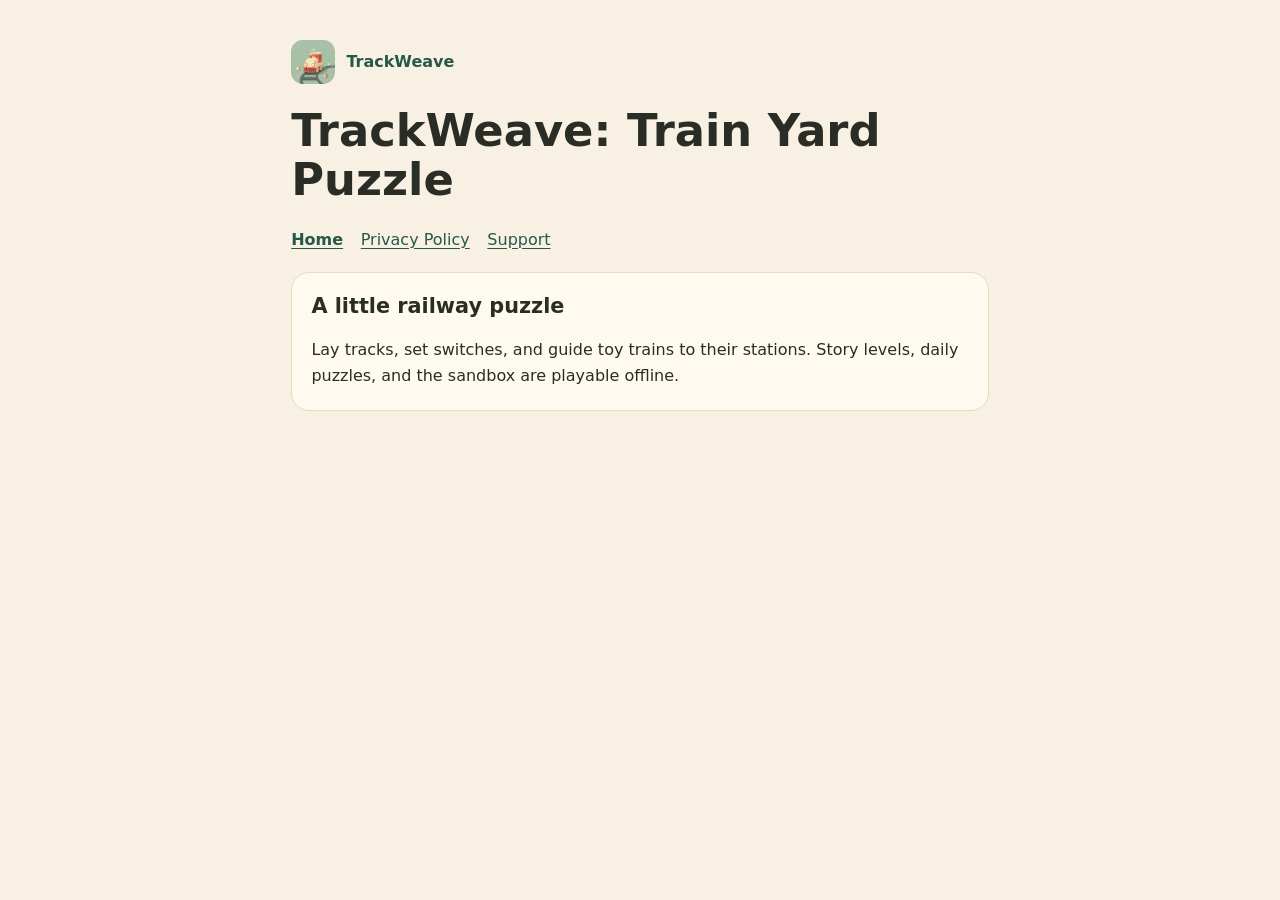
<file: index.html>
<!doctype html>
<html lang="en">
<head>
  <meta charset="utf-8">
  <meta name="viewport" content="width=device-width, initial-scale=1">
  <meta name="description" content="Learn about TrackWeave and find its privacy policy and player support.">
  <title>TrackWeave: Train Yard Puzzle</title>
  <link rel="stylesheet" href="style.css">
</head>
<body>
  <header>
    <a class="brand" href="index.html"><img src="logo.png" width="44" height="44" alt="">TrackWeave</a>
    <h1>TrackWeave: Train Yard Puzzle</h1>
    <nav aria-label="Site navigation">
      <a href="index.html" aria-current="page">Home</a>
      <a href="privacy.html">Privacy Policy</a>
      <a href="support.html">Support</a>
    </nav>
  </header>
  <main>
    <section>
      <h2>A little railway puzzle</h2>
      <p>Lay tracks, set switches, and guide toy trains to their stations. Story levels, daily puzzles, and the sandbox are playable offline.</p>
    </section>
  </main>
</body>
</html>
</file>
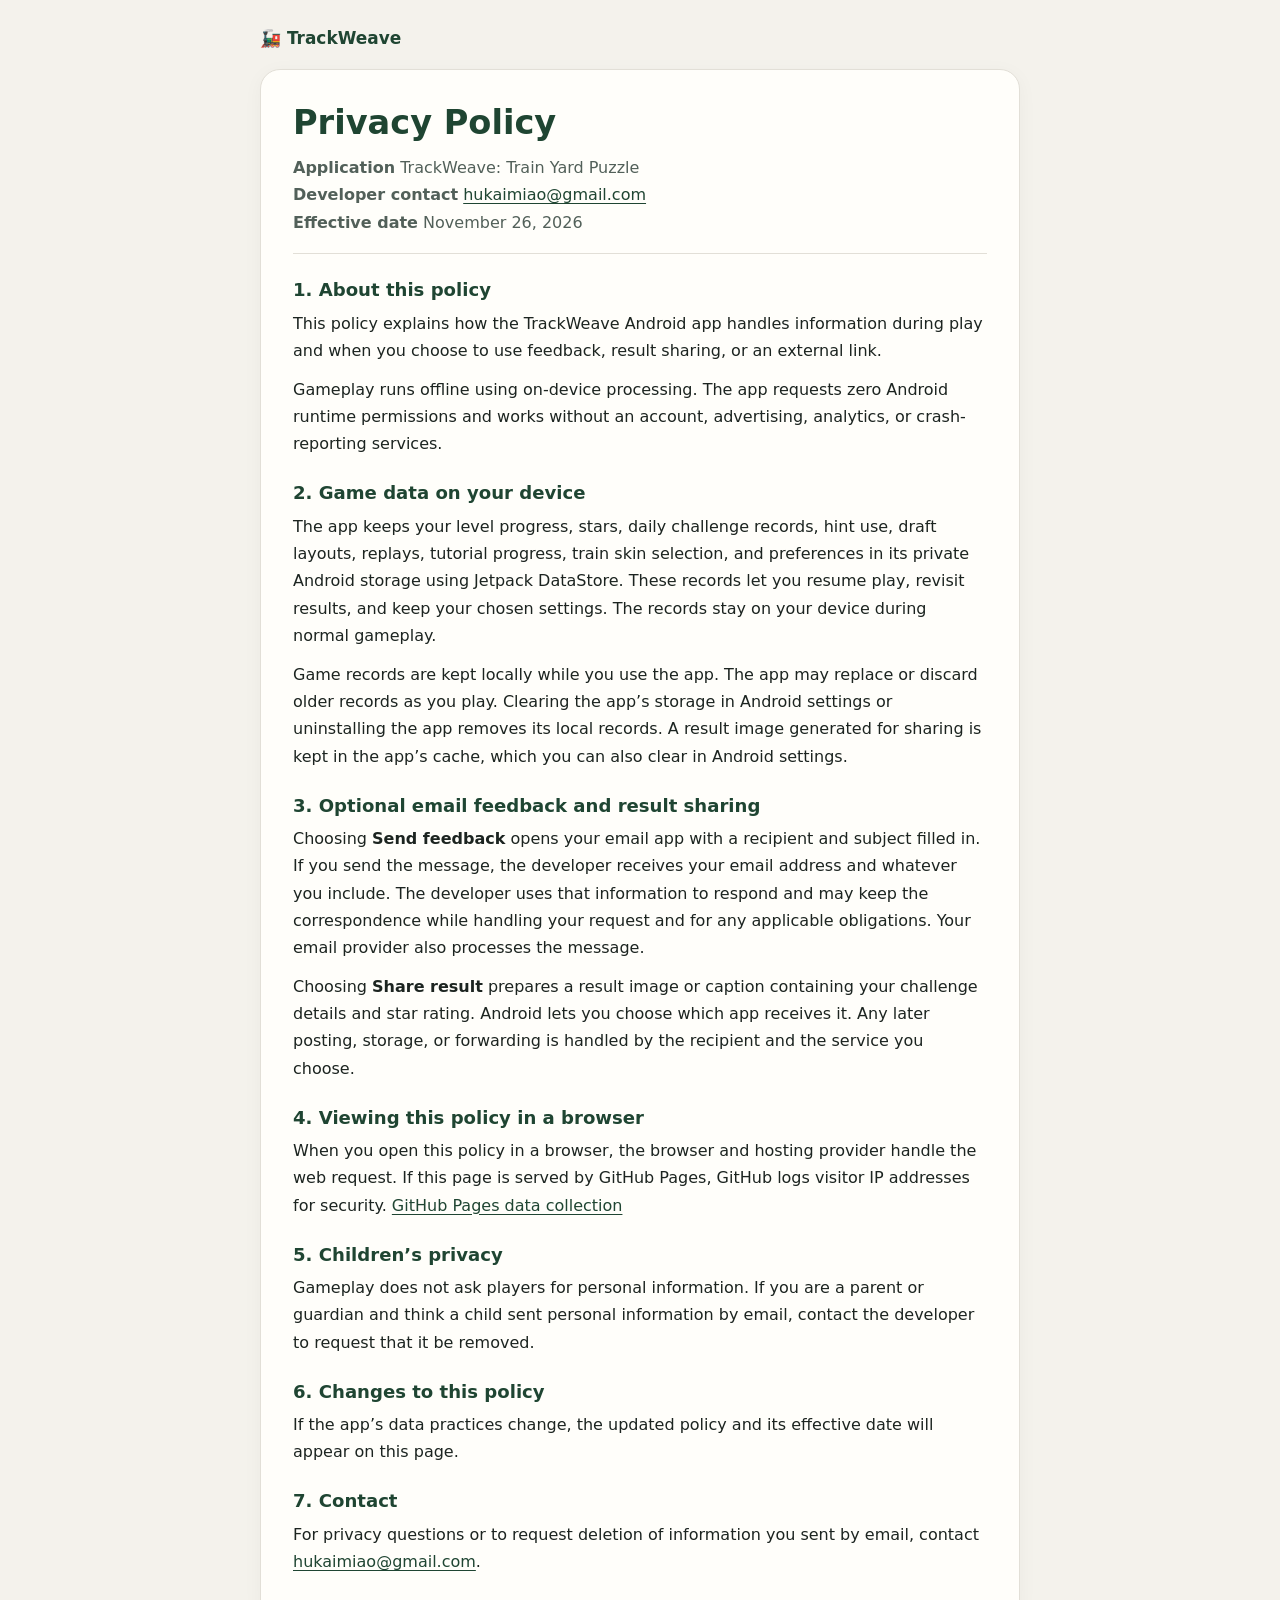
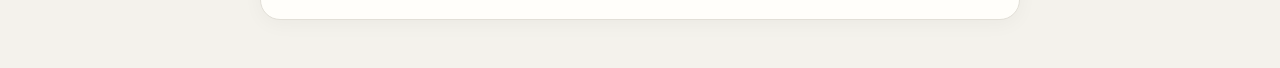
<file: privacy.html>
<!doctype html>
<html lang="en">
<head>
  <meta charset="utf-8">
  <meta name="viewport" content="width=device-width, initial-scale=1">
  <meta name="description" content="Privacy policy for the TrackWeave: Train Yard Puzzle Android app.">
  <title>Privacy Policy · TrackWeave: Train Yard Puzzle</title>
  <style>
    :root {
      color-scheme: light dark;
      --background: #f4f2ec;
      --card: #fffefa;
      --primary: #1f4532;
      --soft: #e3ede7;
      --ink: #1c2420;
      --muted: #526059;
      --border: #e2dfd7;
      background: var(--background);
      color: var(--ink);
    }
    * { box-sizing: border-box; }
    body { margin: 0; font: 1rem/1.7 system-ui, sans-serif; }
    .container { width: min(100% - 2rem, 47.5rem); margin: 1.5rem auto 3rem; }
    .top-bar { margin-bottom: 1rem; }
    .brand { color: var(--primary); font-size: 1.06rem; font-weight: 750; }
    a:focus-visible { outline: 2px solid var(--primary); outline-offset: 3px; }
    .card {
      padding: clamp(1.125rem, 4vw, 2rem);
      border: 1px solid var(--border);
      border-radius: 1.25rem;
      background: var(--card);
      box-shadow: 0 4px 20px #1c24200a;
    }
    h1, h2 { color: var(--primary); line-height: 1.25; }
    h1 { margin: 0 0 .65rem; font-size: clamp(1.7rem, 5vw, 2.1rem); }
    h2 { margin: 1.55rem 0 .5rem; font-size: 1.13rem; }
    p { margin: 0 0 .75rem; }
    .meta { margin-bottom: 1.4rem; padding-bottom: 1.1rem; color: var(--muted); border-bottom: 1px solid var(--border); }
    a { color: var(--primary); text-underline-offset: .16em; overflow-wrap: anywhere; }
    @media (prefers-color-scheme: dark) {
      :root {
        --background: #151d1a;
        --card: #1d2924;
        --primary: #bfe0cc;
        --soft: #2c4037;
        --ink: #f1f5ef;
        --muted: #bdcbc3;
        --border: #394c43;
      }
    }
  </style>
</head>
<body>
  <div class="container">
    <header class="top-bar">
      <div class="brand"><span aria-hidden="true">🚂</span> TrackWeave</div>
    </header>
    <main>
      <article class="card" id="policy-en" lang="en" aria-labelledby="title-en">
        <h1 id="title-en">Privacy Policy</h1>
        <p class="meta">
          <strong>Application</strong> TrackWeave: Train Yard Puzzle<br>
          <strong>Developer contact</strong> <a href="mailto:hukaimiao@gmail.com">hukaimiao@gmail.com</a><br>
          <strong>Effective date</strong> <time datetime="2026-11-26">November 26, 2026</time>
        </p>

        <h2>1. About this policy</h2>
        <p>This policy explains how the TrackWeave Android app handles information during play and when you choose to use feedback, result sharing, or an external link.</p>
        <p>Gameplay runs offline using on-device processing. The app requests zero Android runtime permissions and works without an account, advertising, analytics, or crash-reporting services.</p>

        <h2>2. Game data on your device</h2>
        <p>The app keeps your level progress, stars, daily challenge records, hint use, draft layouts, replays, tutorial progress, train skin selection, and preferences in its private Android storage using Jetpack DataStore. These records let you resume play, revisit results, and keep your chosen settings. The records stay on your device during normal gameplay.</p>
        <p>Game records are kept locally while you use the app. The app may replace or discard older records as you play. Clearing the app’s storage in Android settings or uninstalling the app removes its local records. A result image generated for sharing is kept in the app’s cache, which you can also clear in Android settings.</p>

        <h2>3. Optional email feedback and result sharing</h2>
        <p>Choosing <strong>Send feedback</strong> opens your email app with a recipient and subject filled in. If you send the message, the developer receives your email address and whatever you include. The developer uses that information to respond and may keep the correspondence while handling your request and for any applicable obligations. Your email provider also processes the message.</p>
        <p>Choosing <strong>Share result</strong> prepares a result image or caption containing your challenge details and star rating. Android lets you choose which app receives it. Any later posting, storage, or forwarding is handled by the recipient and the service you choose.</p>

        <h2>4. Viewing this policy in a browser</h2>
        <p>When you open this policy in a browser, the browser and hosting provider handle the web request. If this page is served by GitHub Pages, GitHub logs visitor IP addresses for security. <a href="https://docs.github.com/en/pages/getting-started-with-github-pages/what-is-github-pages#data-collection">GitHub Pages data collection</a></p>

        <h2>5. Children’s privacy</h2>
        <p>Gameplay does not ask players for personal information. If you are a parent or guardian and think a child sent personal information by email, contact the developer to request that it be removed.</p>

        <h2>6. Changes to this policy</h2>
        <p>If the app’s data practices change, the updated policy and its effective date will appear on this page.</p>

        <h2>7. Contact</h2>
        <p>For privacy questions or to request deletion of information you sent by email, contact <a href="mailto:hukaimiao@gmail.com">hukaimiao@gmail.com</a>.</p>
      </article>

    </main>
  </div>
</body>
</html>
</file>
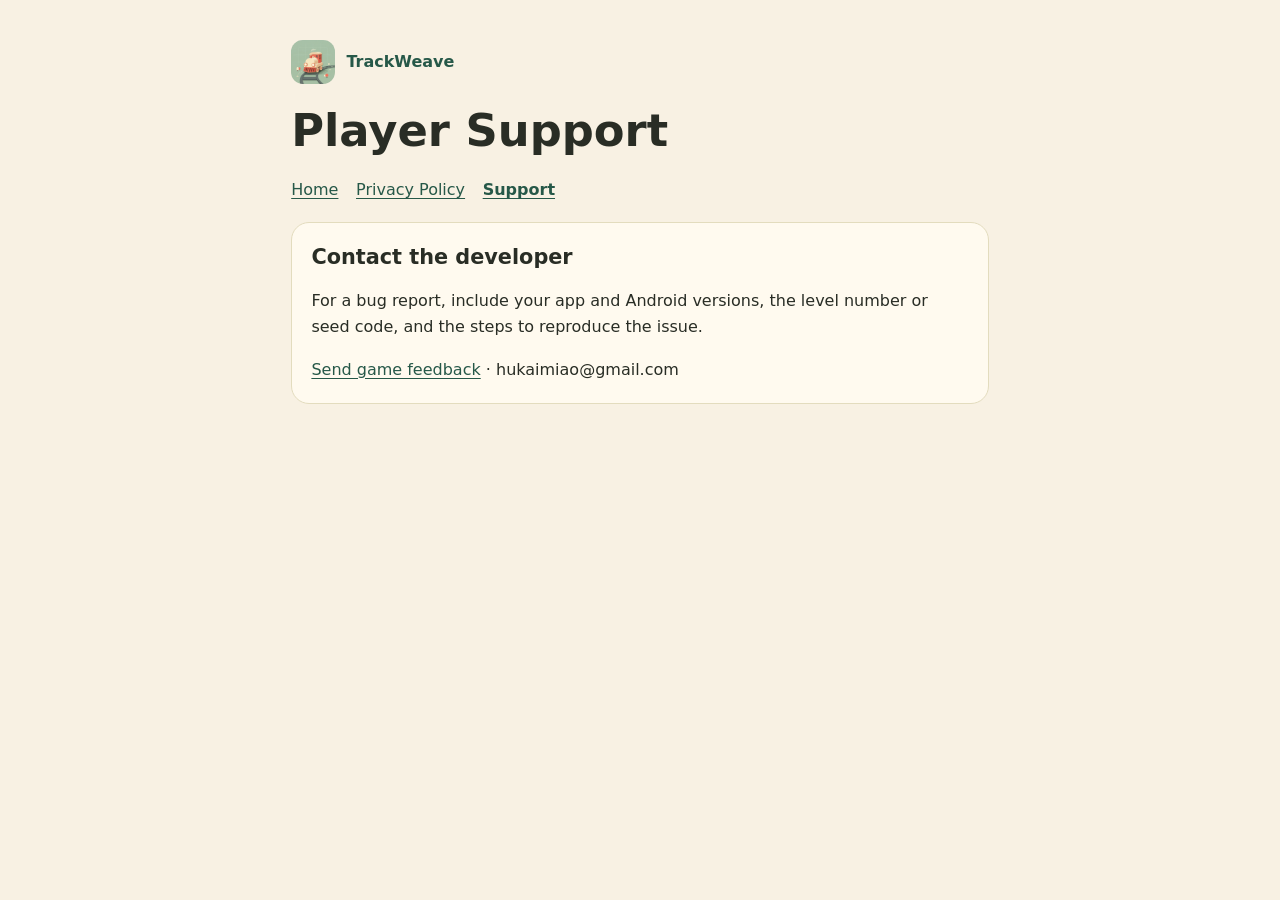
<file: support.html>
<!doctype html>
<html lang="en">
<head>
  <meta charset="utf-8">
  <meta name="viewport" content="width=device-width, initial-scale=1">
  <meta name="description" content="Get help with TrackWeave or send game feedback.">
  <title>Player Support · TrackWeave</title>
  <link rel="stylesheet" href="style.css">
</head>
<body>
  <header>
    <a class="brand" href="index.html"><img src="logo.png" width="44" height="44" alt="">TrackWeave</a>
    <h1>Player Support</h1>
    <nav aria-label="Site navigation">
      <a href="index.html">Home</a>
      <a href="privacy.html">Privacy Policy</a>
      <a href="support.html" aria-current="page">Support</a>
    </nav>
  </header>
  <main>
    <section>
      <h2>Contact the developer</h2>
      <p>For a bug report, include your app and Android versions, the level number or seed code, and the steps to reproduce the issue.</p>
      <p><a href="mailto:hukaimiao@gmail.com?subject=%5BTrackWeave%5D%20Game%20feedback">Send game feedback</a> · hukaimiao@gmail.com</p>
    </section>
  </main>
</body>
</html>
</file>
<file: style.css>
:root {
  color-scheme: light dark;
  --background: #f8f1e3;
  --paper: #fffaef;
  --ink: #292d25;
  --green: #265848;
  --outline: #e3dcbe;
  background: var(--background);
  color: var(--ink);
}
* { box-sizing: border-box; }
body { font: 1rem/1.65 system-ui, sans-serif; margin: auto; max-width: 46rem; padding: 2.5rem 1.2rem 3.5rem; }
h1 { font-size: clamp(1.85rem, 6vw, 2.8rem); line-height: 1.1; margin: .3em 0 .5em; }
h2 { font-size: 1.3rem; line-height: 1.25; }
a { color: var(--green); text-underline-offset: .18em; overflow-wrap: anywhere; }
nav { display: flex; flex-wrap: wrap; gap: .4rem 1.1rem; }
[aria-current="page"] { font-weight: 750; }
section { background: var(--paper); border: 1px solid var(--outline); border-radius: 18px; margin-top: 1.15rem; padding: .25rem 1.2rem; }
.brand { display: inline-flex; align-items: center; gap: .7rem; text-decoration: none; font-weight: 750; }
.brand img { border-radius: 27%; }
@media (prefers-color-scheme: dark) {
  :root { --background: #101714; --paper: #19231f; --ink: #f4ebd4; --green: #c0e3b6; --outline: #344740; }
}
</file>
